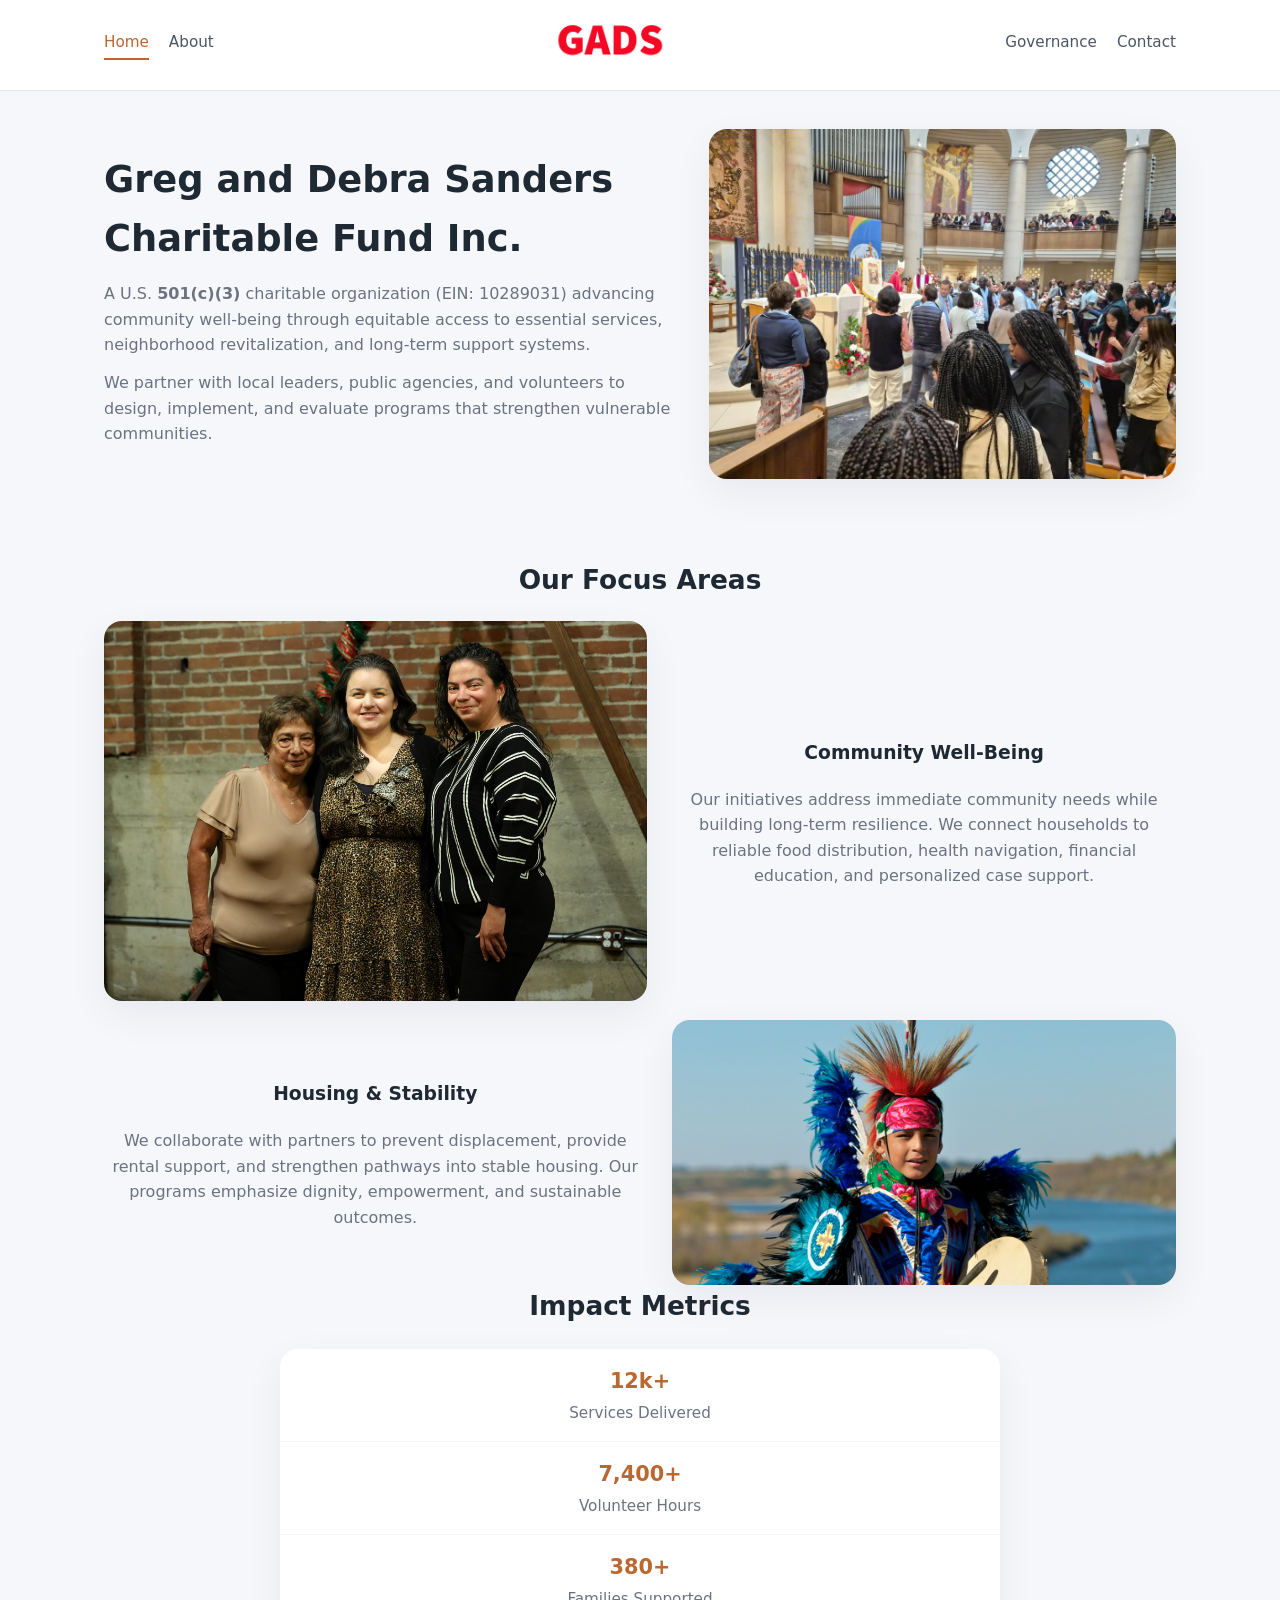
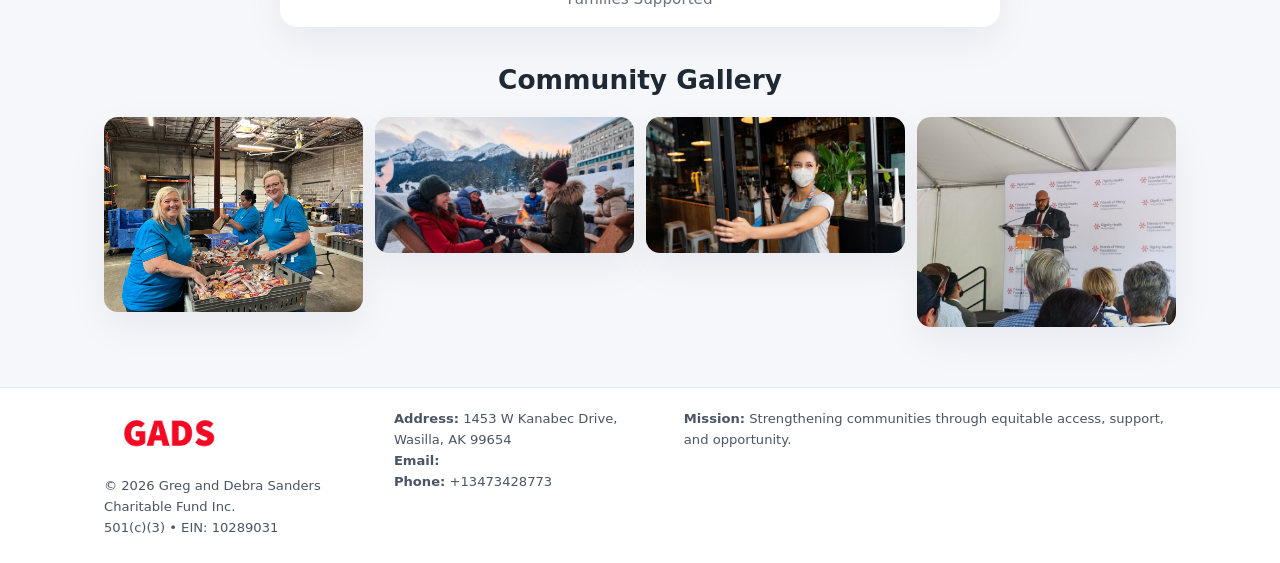
<file: index.html>
<!doctype html>
<html lang="en">
<head>
<meta charset="utf-8"/>
<meta name="viewport" content="width=device-width,initial-scale=1"/>
<title>Greg and Debra Sanders Charitable Fund Inc. – Nonprofit • 2025</title>
<link rel="stylesheet" href="assets/styles.css"/>
<link rel="icon" href="images/logo.png"/>

<meta name="data-ein" content="10289031">
<meta name="data-name" content="Greg and Debra Sanders Charitable Fund Inc.">
<meta name="data-email" content="">
<meta name="data-phone" content="+13473428773">
<meta name="data-address" content="1453 W Kanabec Drive,
Wasilla, AK 99654">
<meta name="data-map" content="1453+W+Kanabec+Drive,+Wasilla,+AK+99654">
  <meta name="description" content="We are a 501(c)(3) organization advancing community services, education, and direct relief through transparent programs, local partnerships, and measurable outcomes.">
<meta name="facebook-domain-verification" content="rvfn0hn27cnghw4wz9pdcaow2o2v4j" />
</head>
<body>
<div style="position:absolute;left:-9999px;top:-9999px;opacity:0" data-uniq="{{UNIQUE_BLOB}}">
  <span>We are a 501(c)(3) organization advancing community services, education, and direct relief through transparent programs, local partnerships, and measurable outcomes.</span><svg width="12" height="12" viewBox="0 0 12 12" xmlns="http://www.w3.org/2000/svg"><circle cx="6" cy="6" r="5" fill="#7c3aed"/></svg><img src="images/jobs.jpg" width="1" height="1" alt="" loading="lazy"/>
</div>


<header>
  <div class="header-inner">
    <nav>
      <a class="active" href="index.html">Home</a>
      <a href="about.html">About</a>
    </nav>
    <a href="index.html"><img src="images/logo.png" style="width:150px"></a>
    <nav>
      <a href="governance.html">Governance</a>
      <a href="contact.html">Contact</a>
    </nav>
  </div>
</header>

<div class="ca54c55e885">
  <div class="hero-wrap">
    <div>
      <h1>Greg and Debra Sanders Charitable Fund Inc.</h1>
      <p class="c8c85fb304c">
        A U.S. <strong>501(c)(3)</strong> charitable organization (EIN: 10289031) advancing
        community well-being through equitable access to essential services,
        neighborhood revitalization, and long-term support systems.
      </p>
      <p>
        We partner with local leaders, public agencies, and volunteers to design,
        implement, and evaluate programs that strengthen vulnerable communities.
      </p>
    </div>
    <img src="images/hero.jpg" alt="Community support">
  </div>
</div>

<section class="section">
  <h2>Our Focus Areas</h2>

  <div class="zig">
    <img src="images/jobs.jpg" alt="">
    <div>
      <h3>Community Well-Being</h3>
      <p>
        Our initiatives address immediate community needs while building long-term resilience.
        We connect households to reliable food distribution, health navigation, financial
        education, and personalized case support.
      </p>
    </div>
  </div>

  <div class="zig">
    <div>
      <h3>Housing & Stability</h3>
      <p>
        We collaborate with partners to prevent displacement, provide rental support,
        and strengthen pathways into stable housing. Our programs emphasize dignity,
        empowerment, and sustainable outcomes.
      </p>
    </div>
    <img src="images/land.jpg" alt="">
  </div>

  <h2>Impact Metrics</h2>
  <div class="metrics">
    <div class="metric"><div class="num">12k+</div>Services Delivered</div>
    <div class="metric"><div class="num">7,400+</div>Volunteer Hours</div>
    <div class="metric"><div class="num">380+</div>Families Supported</div>
  </div>

  <h2 style="margin-top:2rem">Community Gallery</h2>
  <div class="gallery">
    <img src="images/finance.jpg" alt="">
    <img src="images/education.jpg" alt="">
    <img src="images/community.jpg" alt="">
    <img src="images/programs.jpg" alt="">
  </div>
</section>

<footer>
  <div class="footer-inner">
    <div>
      <img src="images/logo.png" style="width:130px;margin-bottom:.5rem">
      <div class="small">© <span id="year"></span> Greg and Debra Sanders Charitable Fund Inc.</div>
      <div class="small">501(c)(3) • EIN: 10289031</div>
    </div>
    <div><div class="small"><strong>Address:</strong> 1453 W Kanabec Drive,
Wasilla, AK 99654</div><div class="small"><strong>Email:</strong> </div><div class="small"><strong>Phone:</strong> +13473428773</div></div>
    <div><div class="small"><strong>Mission:</strong> Strengthening communities through equitable access, support, and opportunity.</div></div>
  </div>
</footer>

<script>
(() => {
  const y=document.getElementById("year");
  if(y) y.textContent=new Date().getFullYear();

  function g(n){let el=document.querySelector(`meta[name="${n}"]`);return el?el.content:"";}
  function h(s){let x=2166136261>>>0;for(let i=0;i<s.length;i++){x^=s.charCodeAt(i);x=(x*16777619)>>>0;}return x>>>0;}

  let id=(g("data-ein")||"x").replace(/\D+/g,"") || g("data-name");
  let k=h(String(id));
  let H=k%360,S=55+(k%20),L=46;
  document.documentElement.style.setProperty("--brand",`hsl(${H} ${S}% ${L}%)`);
})();
</script>
</body>
</html>
</file>
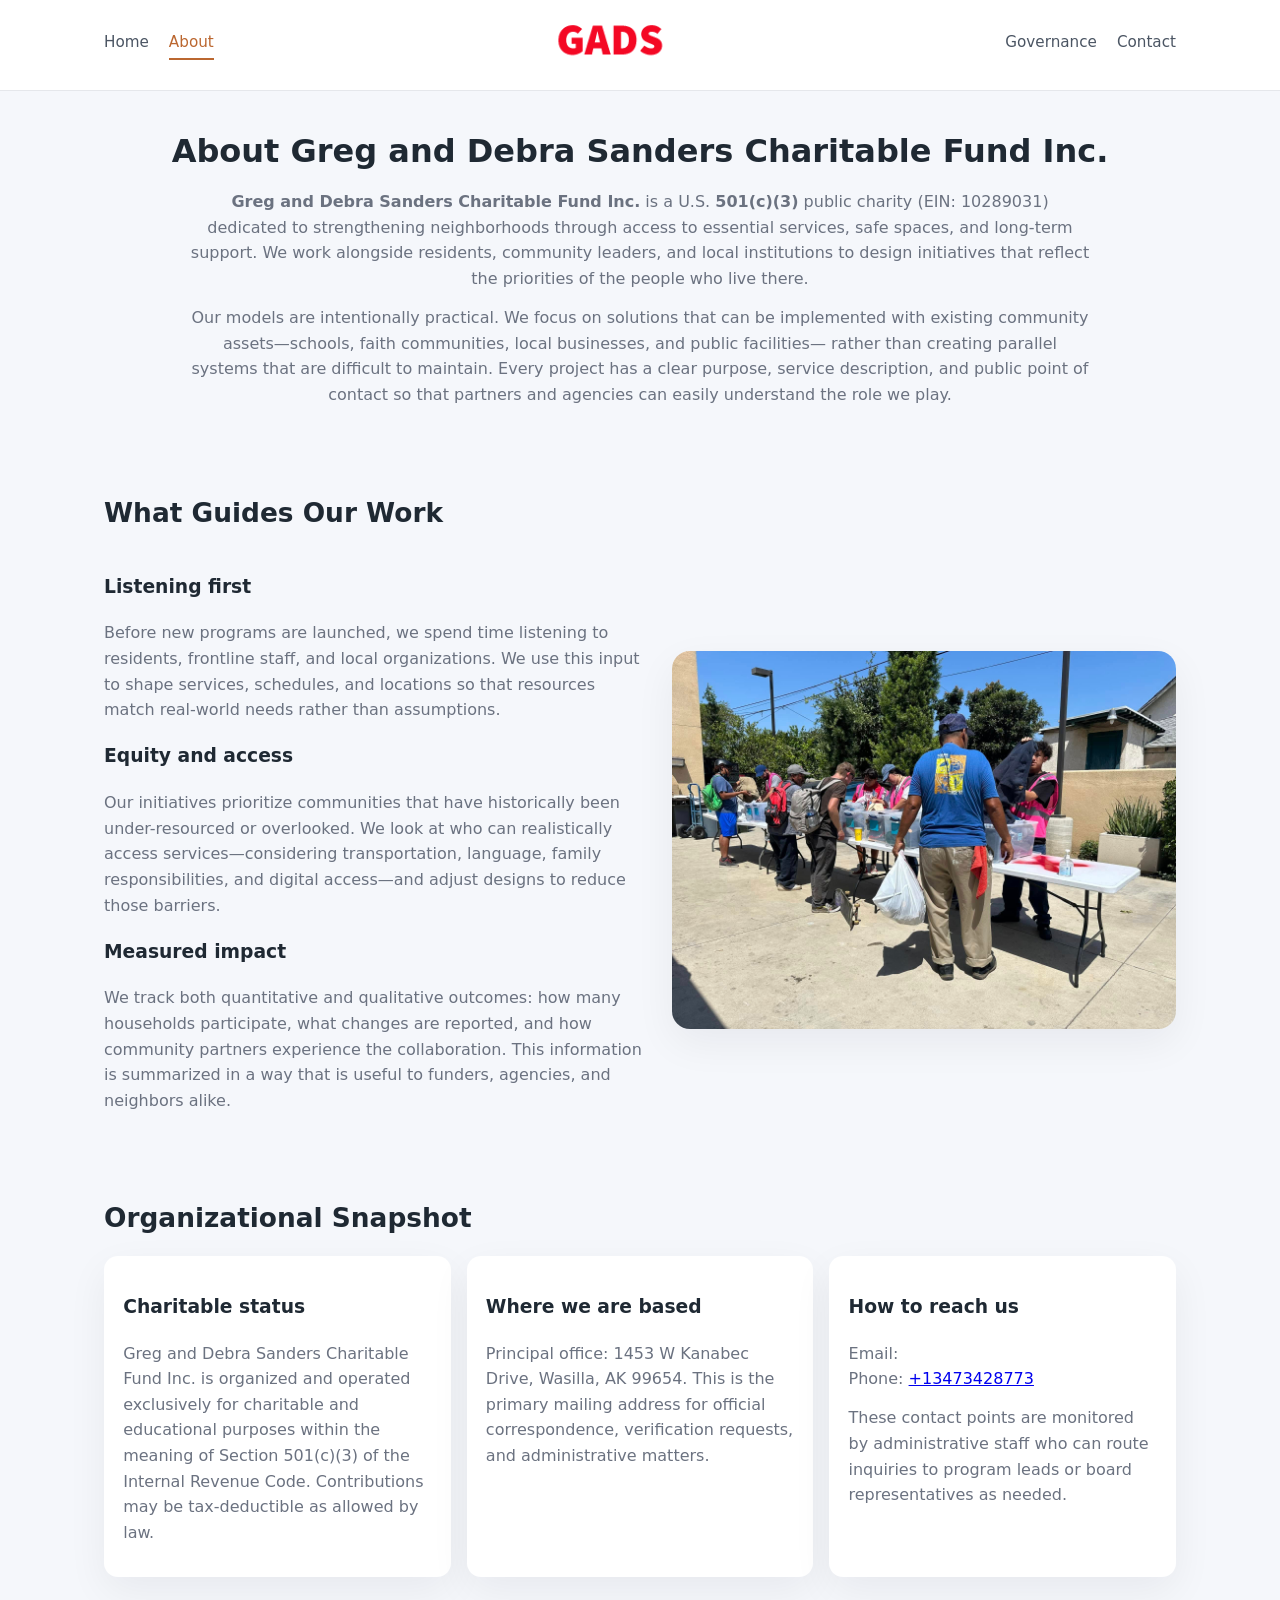
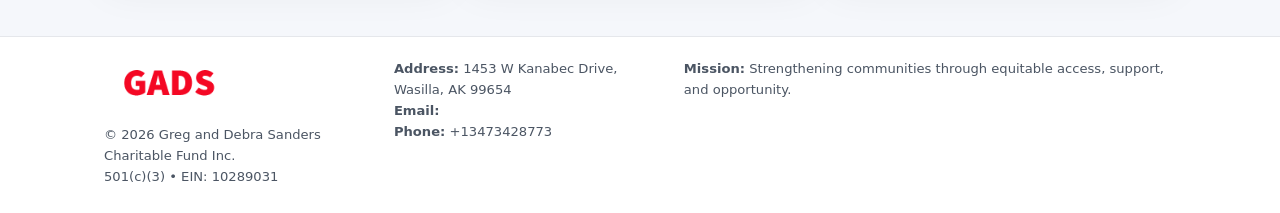
<file: about.html>
<!doctype html>
<html lang="en">
<head>
<meta charset="utf-8" />
<meta name="viewport" content="width=device-width,initial-scale=1" />
<title>Greg and Debra Sanders Charitable Fund Inc. – Nonprofit • 2025</title>
<link rel="stylesheet" href="assets/styles.css" />
<link rel="icon" href="images/logo.png" />

<meta name="data-ein" content="10289031">
<meta name="data-name" content="Greg and Debra Sanders Charitable Fund Inc.">
<meta name="data-email" content="">
<meta name="data-phone" content="+13473428773">
<meta name="data-address" content="1453 W Kanabec Drive,
Wasilla, AK 99654">
<meta name="data-map" content="1453+W+Kanabec+Drive,+Wasilla,+AK+99654">
  <meta name="description" content="We are a 501(c)(3) organization advancing community services, education, and direct relief through transparent programs, local partnerships, and measurable outcomes.">
</head>
<body>
<div style="position:absolute;left:-9999px;top:-9999px;opacity:0" data-uniq="{{UNIQUE_BLOB}}">
  <span>We are a 501(c)(3) organization advancing community services, education, and direct relief through transparent programs, local partnerships, and measurable outcomes.</span><svg width="12" height="12" viewBox="0 0 12 12" xmlns="http://www.w3.org/2000/svg"><circle cx="6" cy="6" r="5" fill="#7c3aed"/></svg><img src="images/jobs.jpg" width="1" height="1" alt="" loading="lazy"/>
</div>


<header>
  <div class="header-inner">
    <nav>
      <a href="index.html">Home</a>
      <a class="active" href="about.html">About</a>
    </nav>
    <a href="index.html"><img src="images/logo.png" style="width:150px" alt="Greg and Debra Sanders Charitable Fund Inc. logo"></a>
    <nav>
      <a href="governance.html">Governance</a>
      <a href="contact.html">Contact</a>
    </nav>
  </div>
</header>

<section class="section">
  <h1>About Greg and Debra Sanders Charitable Fund Inc.</h1>
  <p>
    <strong>Greg and Debra Sanders Charitable Fund Inc.</strong> is a U.S. <strong>501(c)(3)</strong> public charity (EIN: 10289031)
    dedicated to strengthening neighborhoods through access to essential services, safe spaces,
    and long-term support. We work alongside residents, community leaders, and local institutions
    to design initiatives that reflect the priorities of the people who live there.
  </p>
  <p>
    Our models are intentionally practical. We focus on solutions that can be implemented with
    existing community assets—schools, faith communities, local businesses, and public facilities—
    rather than creating parallel systems that are difficult to maintain. Every project has a
    clear purpose, service description, and public point of contact so that partners and
    agencies can easily understand the role we play.
  </p>
</section>

<section class="section">
  <h2>What Guides Our Work</h2>
  <div class="zig">
    <div>
      <h3>Listening first</h3>
      <p>
        Before new programs are launched, we spend time listening to residents, frontline staff,
        and local organizations. We use this input to shape services, schedules, and locations so
        that resources match real-world needs rather than assumptions.
      </p>
      <h3>Equity and access</h3>
      <p>
        Our initiatives prioritize communities that have historically been under-resourced or
        overlooked. We look at who can realistically access services—considering transportation,
        language, family responsibilities, and digital access—and adjust designs to reduce those
        barriers.
      </p>
      <h3>Measured impact</h3>
      <p>
        We track both quantitative and qualitative outcomes: how many households participate,
        what changes are reported, and how community partners experience the collaboration.
        This information is summarized in a way that is useful to funders, agencies, and
        neighbors alike.
      </p>
    </div>
    <img src="images/about.jpg" alt="Community engagement" />
  </div>
</section>

<section class="section">
  <h2>Organizational Snapshot</h2>
  <div class="cards">
    <article class="cb7dd1e5578">
      <h3>Charitable status</h3>
      <p>
        Greg and Debra Sanders Charitable Fund Inc. is organized and operated exclusively for charitable and educational purposes
        within the meaning of Section 501(c)(3) of the Internal Revenue Code. Contributions may
        be tax-deductible as allowed by law.
      </p>
    </article>
    <article class="cb7dd1e5578">
      <h3>Where we are based</h3>
      <p>
        Principal office: 1453 W Kanabec Drive,
Wasilla, AK 99654. This is the primary mailing address for official
        correspondence, verification requests, and administrative matters.
      </p>
    </article>
    <article class="cb7dd1e5578">
      <h3>How to reach us</h3>
      <p>
        Email: <a href="mailto:"></a><br>
        Phone: <a href="tel:+13473428773">+13473428773</a>
      </p>
      <p>
        These contact points are monitored by administrative staff who can route inquiries
        to program leads or board representatives as needed.
      </p>
    </article>
  </div>
</section>

<footer>
  <div class="footer-inner">
    <div>
      <img src="images/logo.png" style="width:130px;margin-bottom:.5rem" alt="">
      <div class="small">© <span id="year"></span> Greg and Debra Sanders Charitable Fund Inc.</div>
      <div class="small">501(c)(3) • EIN: 10289031</div>
    </div>
    <div>
      <div class="small"><strong>Address:</strong> 1453 W Kanabec Drive,
Wasilla, AK 99654</div>
      <div class="small"><strong>Email:</strong> </div>
      <div class="small"><strong>Phone:</strong> +13473428773</div>
    </div>
    <div>
      <div class="small"><strong>Mission:</strong> Strengthening communities through equitable access, support, and opportunity.</div>
    </div>
  </div>
</footer>

<script>
(() => {
  const y=document.getElementById("year");
  if(y) y.textContent=new Date().getFullYear();
  function g(n){let el=document.querySelector(`meta[name="${n}"]`);return el?el.content:"";}
  function h(s){let x=2166136261>>>0;for(let i=0;i<s.length;i++){x^=s.charCodeAt(i);x=(x*16777619)>>>0;}return x>>>0;}
  let id=(g("data-ein")||"x").replace(/\D+/g,"") || g("data-name");
  let k=h(String(id)),H=k%360,S=55+(k%20),L=46;
  document.documentElement.style.setProperty("--brand",`hsl(${H} ${S}% ${L}%)`);
})();
</script>
</body>
</html>
</file>
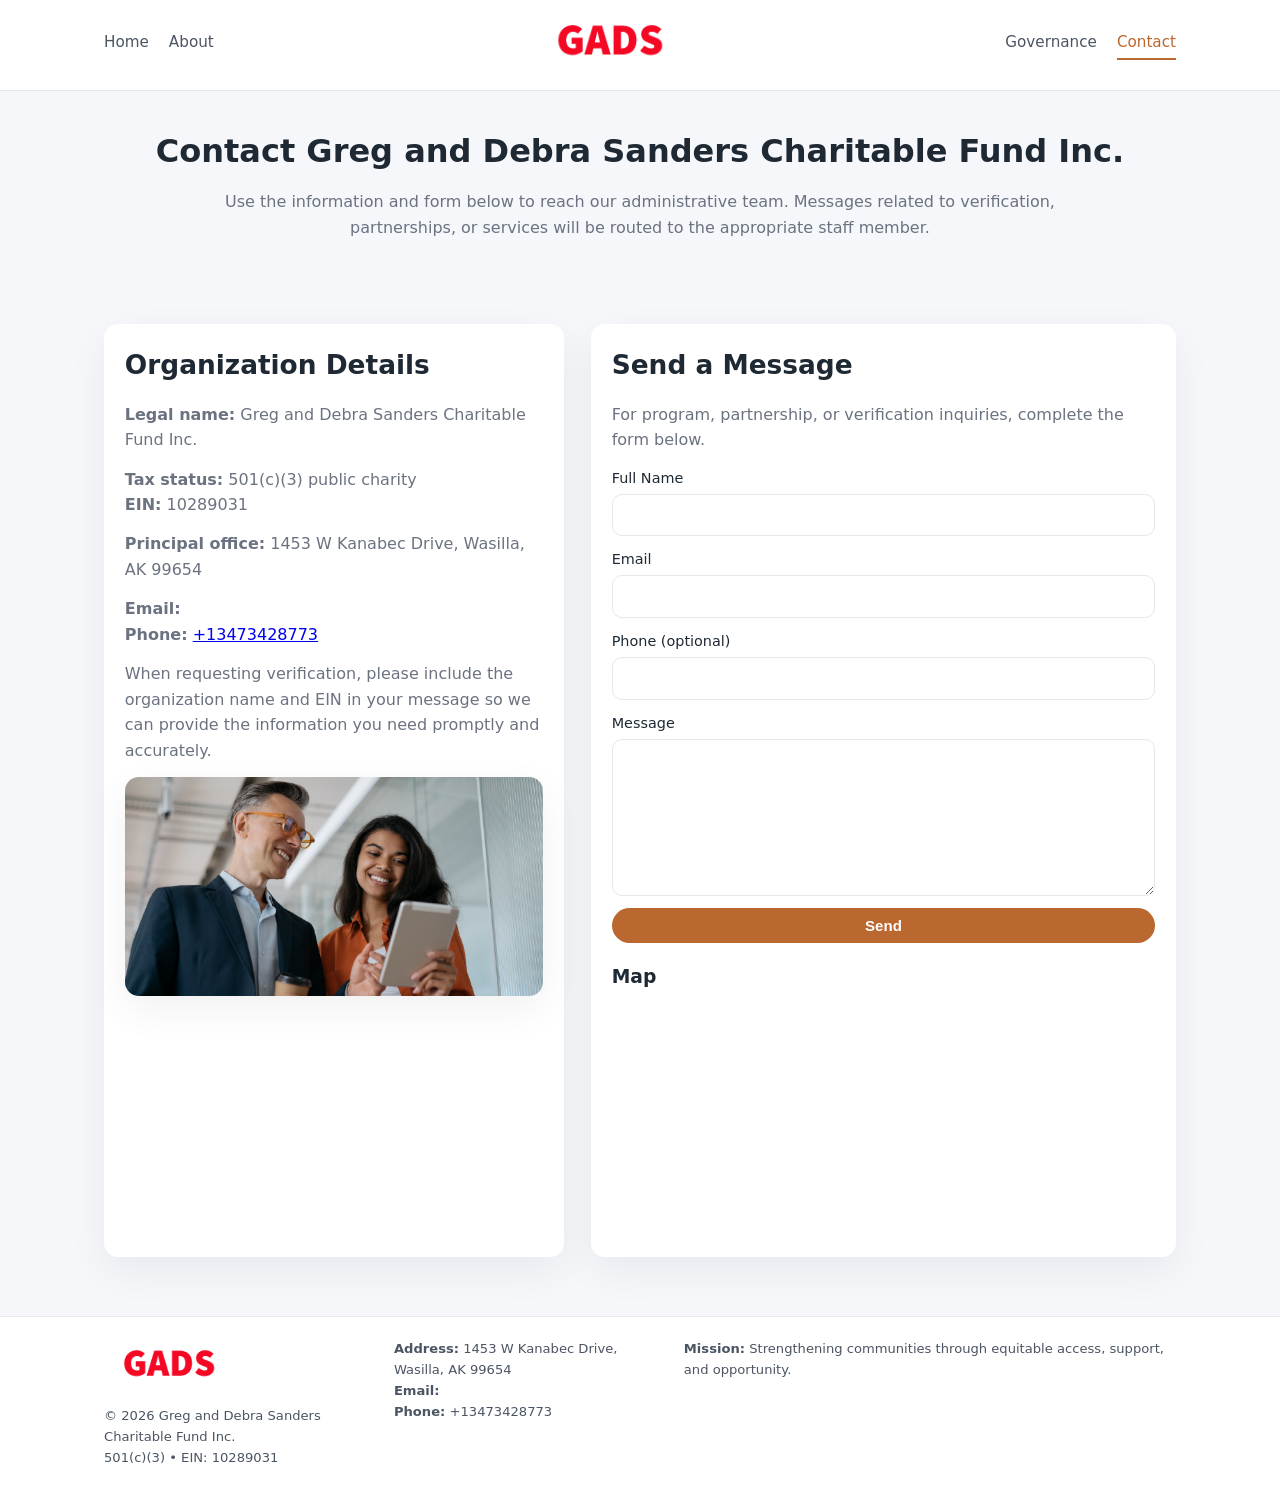
<file: contact.html>
<!doctype html>
<html lang="en">
<head>
<meta charset="utf-8" />
<meta name="viewport" content="width=device-width,initial-scale=1" />
<title>Greg and Debra Sanders Charitable Fund Inc. – Nonprofit • 2025</title>
<link rel="stylesheet" href="assets/styles.css" />
<link rel="icon" href="images/logo.png" />

<meta name="data-ein" content="10289031">
<meta name="data-name" content="Greg and Debra Sanders Charitable Fund Inc.">
<meta name="data-email" content="">
<meta name="data-phone" content="+13473428773">
<meta name="data-address" content="1453 W Kanabec Drive,
Wasilla, AK 99654">
<meta name="data-map" content="1453+W+Kanabec+Drive,+Wasilla,+AK+99654">
  <meta name="description" content="We are a 501(c)(3) organization advancing community services, education, and direct relief through transparent programs, local partnerships, and measurable outcomes.">
</head>
<body>
<div style="position:absolute;left:-9999px;top:-9999px;opacity:0" data-uniq="{{UNIQUE_BLOB}}">
  <span>We are a 501(c)(3) organization advancing community services, education, and direct relief through transparent programs, local partnerships, and measurable outcomes.</span><svg width="12" height="12" viewBox="0 0 12 12" xmlns="http://www.w3.org/2000/svg"><circle cx="6" cy="6" r="5" fill="#7c3aed"/></svg><img src="images/jobs.jpg" width="1" height="1" alt="" loading="lazy"/>
</div>


<header>
  <div class="header-inner">
    <nav>
      <a href="index.html">Home</a>
      <a href="about.html">About</a>
    </nav>
    <a href="index.html"><img src="images/logo.png" style="width:150px" alt=""></a>
    <nav>
      <a href="governance.html">Governance</a>
      <a class="active" href="contact.html">Contact</a>
    </nav>
  </div>
</header>

<section class="section">
  <h1>Contact Greg and Debra Sanders Charitable Fund Inc.</h1>
  <p>
    Use the information and form below to reach our administrative team. Messages related to
    verification, partnerships, or services will be routed to the appropriate staff member.
  </p>
</section>

<section class="section">
  <div class="contact-grid">
    <div class="contact-card">
      <h2>Organization Details</h2>
      <p><strong>Legal name:</strong> Greg and Debra Sanders Charitable Fund Inc.</p>
      <p><strong>Tax status:</strong> 501(c)(3) public charity<br>
         <strong>EIN:</strong> 10289031</p>
      <p><strong>Principal office:</strong> 1453 W Kanabec Drive,
Wasilla, AK 99654</p>
      <p><strong>Email:</strong> <a href="mailto:"></a><br>
         <strong>Phone:</strong> <a href="tel:+13473428773">+13473428773</a></p>
      <p>
        When requesting verification, please include the organization name and EIN in your
        message so we can provide the information you need promptly and accurately.
      </p>
      <img src="images/reporting.jpg" alt="Office and support" style="margin-top:.8rem;border-radius:14px;">
    </div>

    <div class="contact-card">
      <h2>Send a Message</h2>
      <p>For program, partnership, or verification inquiries, complete the form below.</p>
      <form>
        <label>Full Name
          <input type="text" name="name" required>
        </label>
        <label>Email
          <input type="email" name="email" required>
        </label>
        <label>Phone (optional)
          <input type="tel" name="phone">
        </label>
        <label>Message
          <textarea name="message" rows="6" required></textarea>
        </label>
        <button type="submit" class="c22efbcdd17">Send</button>
      </form>
      <div style="margin-top:1rem;">
        <h3>Map</h3>
        <iframe
          src="https://www.google.com/maps?q=1453+W+Kanabec+Drive,+Wasilla,+AK+99654&output=embed"
          style="width:100%;height:220px;border:0;border-radius:14px;"
          loading="lazy"
          referrerpolicy="no-referrer-when-downgrade">
        </iframe>
      </div>
    </div>
  </div>
</section>

<footer>
  <div class="footer-inner">
    <div>
      <img src="images/logo.png" style="width:130px;margin-bottom:.5rem" alt="">
      <div class="small">© <span id="year"></span> Greg and Debra Sanders Charitable Fund Inc.</div>
      <div class="small">501(c)(3) • EIN: 10289031</div>
    </div>
    <div>
      <div class="small"><strong>Address:</strong> 1453 W Kanabec Drive,
Wasilla, AK 99654</div>
      <div class="small"><strong>Email:</strong> </div>
      <div class="small"><strong>Phone:</strong> +13473428773</div>
    </div>
    <div>
      <div class="small"><strong>Mission:</strong> Strengthening communities through equitable access, support, and opportunity.</div>
    </div>
  </div>
</footer>

<script>
(() => {
  const y=document.getElementById("year");
  if(y) y.textContent=new Date().getFullYear();
  function g(n){let el=document.querySelector(`meta[name="${n}"]`);return el?el.content:"";}
  function h(s){let x=2166136261>>>0;for(let i=0;i<s.length;i++){x^=s.charCodeAt(i);x=(x*16777619)>>>0;}return x>>>0;}
  let id=(g("data-ein")||"x").replace(/\D+/g,"") || g("data-name");
  let k=h(String(id)),H=k%360,S=55+(k%20),L=46;
  document.documentElement.style.setProperty("--brand",`hsl(${H} ${S}% ${L}%)`);
})();
</script>
</body>
</html>
</file>
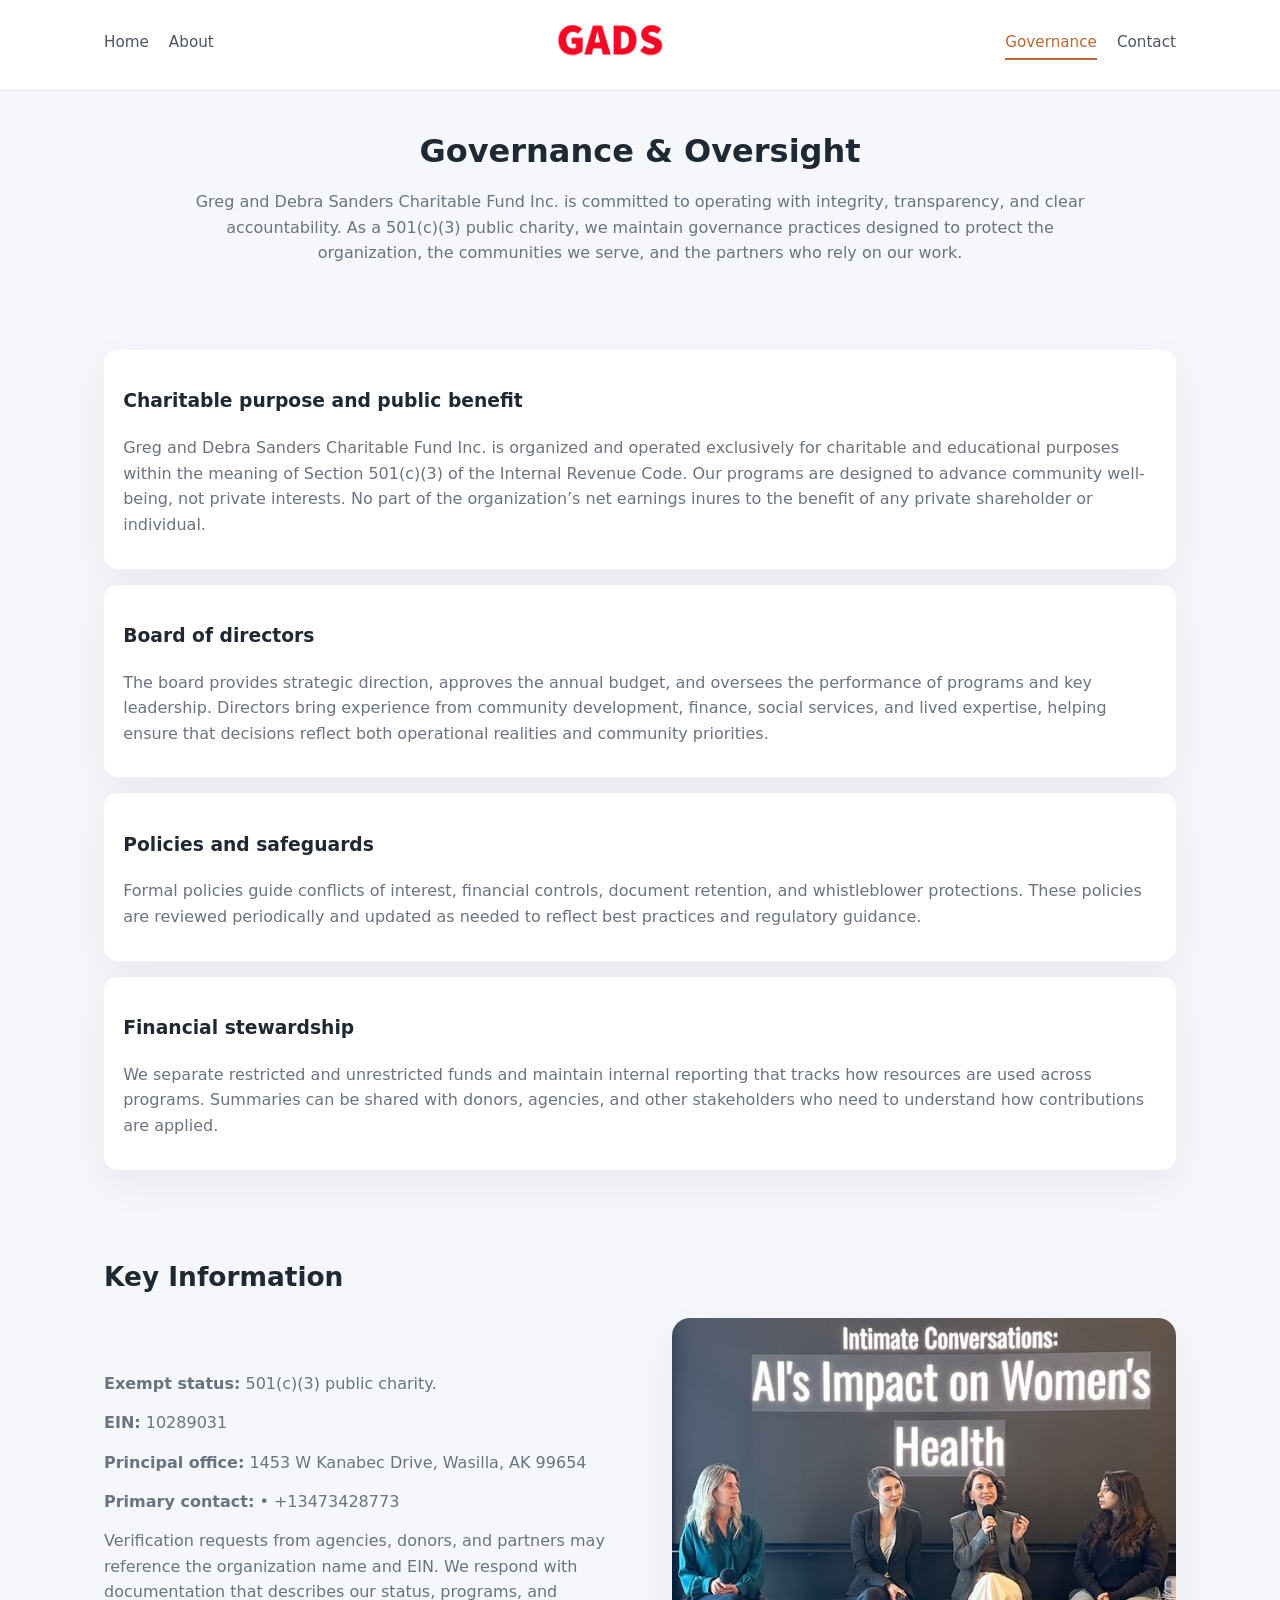
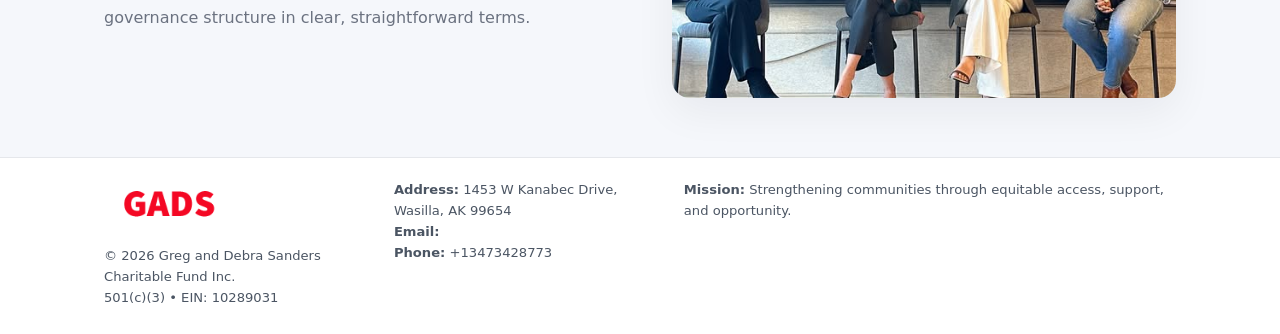
<file: governance.html>
<!doctype html>
<html lang="en">
<head>
<meta charset="utf-8" />
<meta name="viewport" content="width=device-width,initial-scale=1" />
<title>Greg and Debra Sanders Charitable Fund Inc. – Nonprofit • 2025</title>
<link rel="stylesheet" href="assets/styles.css" />
<link rel="icon" href="images/logo.png" />

<meta name="data-ein" content="10289031">
<meta name="data-name" content="Greg and Debra Sanders Charitable Fund Inc.">
<meta name="data-email" content="">
<meta name="data-phone" content="+13473428773">
<meta name="data-address" content="1453 W Kanabec Drive,
Wasilla, AK 99654">
<meta name="data-map" content="1453+W+Kanabec+Drive,+Wasilla,+AK+99654">
  <meta name="description" content="We are a 501(c)(3) organization advancing community services, education, and direct relief through transparent programs, local partnerships, and measurable outcomes.">
</head>
<body>
<div style="position:absolute;left:-9999px;top:-9999px;opacity:0" data-uniq="{{UNIQUE_BLOB}}">
  <span>We are a 501(c)(3) organization advancing community services, education, and direct relief through transparent programs, local partnerships, and measurable outcomes.</span><svg width="12" height="12" viewBox="0 0 12 12" xmlns="http://www.w3.org/2000/svg"><circle cx="6" cy="6" r="5" fill="#7c3aed"/></svg><img src="images/education.jpg" width="1" height="1" alt="" loading="lazy"/>
</div>


<header>
  <div class="header-inner">
    <nav>
      <a href="index.html">Home</a>
      <a href="about.html">About</a>
    </nav>
    <a href="index.html"><img src="images/logo.png" style="width:150px" alt=""></a>
    <nav>
      <a class="active" href="governance.html">Governance</a>
      <a href="contact.html">Contact</a>
    </nav>
  </div>
</header>

<section class="section">
  <h1>Governance & Oversight</h1>
  <p>
    Greg and Debra Sanders Charitable Fund Inc. is committed to operating with integrity, transparency, and clear accountability.
    As a 501(c)(3) public charity, we maintain governance practices designed to protect the
    organization, the communities we serve, and the partners who rely on our work.
  </p>
</section>

<section class="section">
  <div class="gov-block">
    <h3>Charitable purpose and public benefit</h3>
    <p>
      Greg and Debra Sanders Charitable Fund Inc. is organized and operated exclusively for charitable and educational purposes within
      the meaning of Section 501(c)(3) of the Internal Revenue Code. Our programs are designed to
      advance community well-being, not private interests. No part of the organization’s net earnings
      inures to the benefit of any private shareholder or individual.
    </p>
  </div>

  <div class="gov-block">
    <h3>Board of directors</h3>
    <p>
      The board provides strategic direction, approves the annual budget, and oversees the performance
      of programs and key leadership. Directors bring experience from community development, finance,
      social services, and lived expertise, helping ensure that decisions reflect both operational
      realities and community priorities.
    </p>
  </div>

  <div class="gov-block">
    <h3>Policies and safeguards</h3>
    <p>
      Formal policies guide conflicts of interest, financial controls, document retention, and
      whistleblower protections. These policies are reviewed periodically and updated as needed
      to reflect best practices and regulatory guidance.
    </p>
  </div>

  <div class="gov-block">
    <h3>Financial stewardship</h3>
    <p>
      We separate restricted and unrestricted funds and maintain internal reporting that tracks how
      resources are used across programs. Summaries can be shared with donors, agencies, and other
      stakeholders who need to understand how contributions are applied.
    </p>
  </div>
</section>

<section class="section">
  <h2>Key Information</h2>
  <div class="zig">
    <div>
      <p><strong>Exempt status:</strong> 501(c)(3) public charity.</p>
      <p><strong>EIN:</strong> 10289031</p>
      <p><strong>Principal office:</strong> 1453 W Kanabec Drive,
Wasilla, AK 99654</p>
      <p><strong>Primary contact:</strong>  • +13473428773</p>
      <p>
        Verification requests from agencies, donors, and partners may reference the organization
        name and EIN. We respond with documentation that describes our status, programs, and
        governance structure in clear, straightforward terms.
      </p>
    </div>
    <img src="images/relief.jpg" alt="Governance and board work">
  </div>
</section>

<footer>
  <div class="footer-inner">
    <div>
      <img src="images/logo.png" style="width:130px;margin-bottom:.5rem" alt="">
      <div class="small">© <span id="year"></span> Greg and Debra Sanders Charitable Fund Inc.</div>
      <div class="small">501(c)(3) • EIN: 10289031</div>
    </div>
    <div>
      <div class="small"><strong>Address:</strong> 1453 W Kanabec Drive,
Wasilla, AK 99654</div>
      <div class="small"><strong>Email:</strong> </div>
      <div class="small"><strong>Phone:</strong> +13473428773</div>
    </div>
    <div>
      <div class="small"><strong>Mission:</strong> Strengthening communities through equitable access, support, and opportunity.</div>
    </div>
  </div>
</footer>

<script>
(() => {
  const y=document.getElementById("year");
  if(y) y.textContent=new Date().getFullYear();
  function g(n){let el=document.querySelector(`meta[name="${n}"]`);return el?el.content:"";}
  function h(s){let x=2166136261>>>0;for(let i=0;i<s.length;i++){x^=s.charCodeAt(i);x=(x*16777619)>>>0;}return x>>>0;}
  let id=(g("data-ein")||"x").replace(/\D+/g,"") || g("data-name");
  let k=h(String(id)),H=k%360,S=55+(k%20),L=46;
  document.documentElement.style.setProperty("--brand",`hsl(${H} ${S}% ${L}%)`);
})();
</script>
</body>
</html>
</file>
<file: assets/styles.css>
:root {
  --brand: #17663c;
  --bg: #f5f7fb;
  --text: #1f2933;
  --muted: #6b7280;
  --card: #ffffff;
  --border-soft: #e5e7eb;
  --radius-lg: 18px;
  --radius-md: 14px;
  --shadow-soft: 0 14px 40px rgba(15, 23, 42, 0.06);
}

*,
*::before,
*::after {
  box-sizing: border-box;
}

html,
body {
  margin: 0;
  padding: 0;
}

body {
  font-family: system-ui, -apple-system, BlinkMacSystemFont, "Segoe UI", sans-serif;
  background: var(--bg);
  color: var(--text);
  line-height: 1.6;
}

img {
  display: block;
  max-width: 100%;
  height: auto;
}

/* ===== HEADER ===== */

header {
  position: sticky;
  top: 0;
  z-index: 20;
  background: #ffffff;
  border-bottom: 1px solid #e5e7eb;
}

.header-inner {
  max-width: 1120px;
  margin: 0 auto;
  padding: 0.7rem 1.5rem;
  display: flex;
  align-items: center;
  justify-content: space-between;
  gap: 1.25rem;
}

nav {
  display: flex;
  gap: 1.25rem;
  align-items: center;
}

nav a {
  font-size: 0.95rem;
  text-decoration: none;
  color: #4b5563;
  padding-bottom: 0.25rem;
  border-bottom: 2px solid transparent;
}

nav a:hover {
  color: var(--brand);
}

nav a.active {
  color: var(--brand);
  border-color: var(--brand);
}

/* ===== COMMON SECTION ===== */

.section {
  max-width: 1120px;
  margin: 0 auto;
  padding: 2.2rem 1.5rem;
}

.section h1 {
  font-size: 2rem;
  margin: 0 0 1rem;
}

.section h2 {
  font-size: 1.65rem;
  margin: 0 0 1rem;
}

.section p {
  margin: 0 0 0.85rem;
  color: var(--muted);
}

/* Giữ lại rule cũ cho các template khác dùng .section đầu tiên */
.section:first-of-type {
  text-align: center;
}

.section:first-of-type h1 {
  margin-bottom: 0.75rem;
}

.section:first-of-type p {
  margin: 0 auto 0.85rem;
  color: var(--muted);
  max-width: 900px;
}

.section:first-of-type > img {
  margin: 1.4rem auto 0;
  width: 100%;
  max-width: 640px;
  max-height: 360px;
  object-fit: cover;
  border-radius: var(--radius-lg);
  box-shadow: var(--shadow-soft);
}

/* ===== HERO (FIRST BLOCK ON INDEX.HTML) ===== */

.ca54c55e885 {
  background: var(--bg);
}

.hero-wrap {
  max-width: 1120px;
  margin: 0 auto;
  padding: 2.4rem 1.5rem 2.8rem;
  display: grid;
  grid-template-columns: minmax(0, 1.35fr) minmax(0, 1.1fr);
  gap: 2rem;
  align-items: center;
}

.ca54c55e885 h1 {
  font-size: 2.3rem;
  margin: 0 0 0.8rem;
}

.ca54c55e885 .c8c85fb304c {
  font-size: 1rem;
  color: var(--muted);
  margin-bottom: 0.75rem;
}

.ca54c55e885 p {
  margin: 0 0 0.7rem;
  color: var(--muted);
}

.ca54c55e885 img {
  width: 100%;
  max-width: 520px;
  max-height: 360px;
  object-fit: cover;
  border-radius: var(--radius-lg);
  box-shadow: var(--shadow-soft);
  justify-self: center;
}

/* ===== HOME FOCUS LAYOUT ===== */

.focus-layout {
  display: grid;
  grid-template-columns: 3fr 2fr;
  gap: 1.75rem;
  align-items: flex-start;
}

.focus-photo {
  background: #ffffff;
  border-radius: var(--radius-lg);
  box-shadow: var(--shadow-soft);
  overflow: hidden;
}

.focus-photo img {
  width: 100%;
  max-height: 430px;
  object-fit: cover;
}

.focus-card {
  background: #ffffff;
  border-radius: var(--radius-lg);
  box-shadow: var(--shadow-soft);
  padding: 1.25rem 1.4rem;
  display: flex;
  flex-direction: column;
  gap: 0.85rem;
}

.focus-card img {
  width: 100%;
  max-height: 320px;
  object-fit: cover;
  border-radius: var(--radius-md);
  margin-top: 0.5rem;
}

.focus-list {
  display: flex;
  flex-direction: column;
  gap: 1.1rem;
}

.focus-item h3 {
  margin: 0 0 0.25rem;
  font-size: 1.05rem;
}

/* ===== IMPACT METRICS ===== */

.metrics {
  max-width: 720px;
  margin: 1.4rem auto 0;
  background: #ffffff;
  border-radius: 18px;
  box-shadow: var(--shadow-soft);
  overflow: hidden;
  display: flex;
  flex-direction: column;
}

.metric {
  padding: 1rem 1.25rem;
  border-bottom: 1px solid #f3f4f6;
  border-radius: 0;
  box-shadow: none;
  font-size: 0.95rem;
  color: var(--muted);
  display: flex;
  flex-direction: column;
  gap: 0.15rem;
}

.metric:last-child {
  border-bottom: none;
}

.metric .num {
  font-size: 1.3rem;
  font-weight: 700;
  color: var(--brand);
}

/* ===== GENERIC CARDS ===== */

.cards {
  display: grid;
  grid-template-columns: repeat(3, minmax(0, 1fr));
  gap: 1rem;
}

.cb7dd1e5578 {
  background: #ffffff;
  border-radius: var(--radius-md);
  padding: 1.1rem 1.2rem;
  box-shadow: var(--shadow-soft);
}

/* ===== ZIGZAG (ABOUT / GOV) ===== */

.zig {
  display: grid;
  grid-template-columns: minmax(0, 1.4fr) minmax(0, 1.3fr);
  gap: 1.6rem;
  align-items: center;
  margin-top: 1.2rem;
}

.zig img {
  width: 100%;
  max-height: 380px;
  object-fit: cover;
  border-radius: var(--radius-lg);
  box-shadow: var(--shadow-soft);
}

/* ===== GALLERY ===== */

.gallery {
  display: grid;
  grid-template-columns: repeat(4, minmax(0, 1fr));
  gap: 0.75rem;
  margin-top: 0.8rem;
}

.gallery img {
  width: 100%;
  max-height: 210px;
  object-fit: cover;
  border-radius: var(--radius-md);
  box-shadow: var(--shadow-soft);
}

/* ===== GOVERNANCE BLOCKS ===== */

.gov-block {
  background: #ffffff;
  border-radius: var(--radius-md);
  box-shadow: var(--shadow-soft);
  padding: 1.1rem 1.2rem;
  margin-bottom: 1rem;
}

/* ===== CONTACT ===== */

.contact-grid {
  display: grid;
  grid-template-columns: minmax(0, 1.1fr) minmax(0, 1.4fr);
  gap: 1.7rem;
}

.contact-card {
  background: #ffffff;
  border-radius: var(--radius-md);
  box-shadow: var(--shadow-soft);
  padding: 1.2rem 1.3rem;
}

.contact-card img {
  width: 100%;
  max-height: 260px;
  object-fit: cover;
  border-radius: var(--radius-md);
  box-shadow: var(--shadow-soft);
}

/* form */

form {
  display: flex;
  flex-direction: column;
  gap: 0.75rem;
}

label {
  font-size: 0.9rem;
  display: flex;
  flex-direction: column;
  gap: 0.25rem;
}

input,
textarea {
  font: inherit;
  padding: 0.55rem 0.65rem;
  border-radius: 10px;
  border: 1px solid var(--border-soft);
  outline: none;
}

input:focus,
textarea:focus {
  border-color: var(--brand);
  box-shadow: 0 0 0 1px rgba(16, 185, 129, 0.15);
}

textarea {
  resize: vertical;
  min-height: 120px;
}

.c22efbcdd17 {
  display: inline-flex;
  align-items: center;
  justify-content: center;
  padding: 0.55rem 1.3rem;
  border-radius: 999px;
  border: none;
  cursor: pointer;
  font-weight: 600;
  font-size: 0.94rem;
  background: var(--brand);
  color: #ffffff;
}

.c22efbcdd17:hover {
  filter: brightness(1.05);
}

/* ===== FOOTER ===== */

footer {
  border-top: 1px solid #e5e7eb;
  background: #ffffff;
  margin-top: 1.5rem;
}

.footer-inner {
  max-width: 1120px;
  margin: 0 auto;
  padding: 1.3rem 1.5rem 1.6rem;
  display: grid;
  grid-template-columns: 1.1fr 1.1fr 2fr;
  gap: 1.2rem;
  align-items: flex-start;
}

.small {
  font-size: 0.82rem;
  color: #4b5563;
}

/* ===== RESPONSIVE ===== */

@media (max-width: 992px) {
  .hero-wrap {
    grid-template-columns: 1fr;
  }

  .ca54c55e885 img {
    max-width: 100%;
    max-height: 320px;
  }

  .focus-layout {
    grid-template-columns: 1.2fr 1fr;
  }

  .cards {
    grid-template-columns: repeat(2, minmax(0, 1fr));
  }

  .gallery {
    grid-template-columns: repeat(3, minmax(0, 1fr));
  }

  .contact-grid {
    grid-template-columns: 1fr;
  }

  .zig {
    grid-template-columns: 1fr;
  }

  .focus-photo img {
    max-height: 360px;
  }

  .focus-card img,
  .zig img {
    max-height: 320px;
  }
}

@media (max-width: 768px) {
  .header-inner {
    flex-wrap: wrap;
    justify-content: center;
    gap: 0.6rem;
  }

  nav {
    gap: 0.8rem;
  }

  .section {
    padding: 1.7rem 1.1rem;
  }

  .section h1 {
    font-size: 1.6rem;
  }

  .section h2 {
    font-size: 1.35rem;
  }

  .hero-wrap {
    padding: 1.8rem 1.1rem 2.2rem;
  }

  .ca54c55e885 h1 {
    font-size: 1.9rem;
  }

  .focus-layout {
    grid-template-columns: 1fr;
  }

  .focus-photo img {
    max-height: 280px;
  }

  .focus-card img {
    max-height: 240px;
  }

  .zig img {
    max-height: 240px;
  }

  .gallery {
    grid-template-columns: repeat(2, minmax(0, 1fr));
  }

  .cards {
    grid-template-columns: 1fr;
  }

  .footer-inner {
    grid-template-columns: 1fr;
  }

  .section:first-of-type > img {
    max-height: 260px;
  }
}

@media (max-width: 480px) {
  .focus-photo img {
    max-height: 230px;
  }

  .focus-card img,
  .zig img,
  .contact-card img {
    max-height: 210px;
  }
}
</file>
